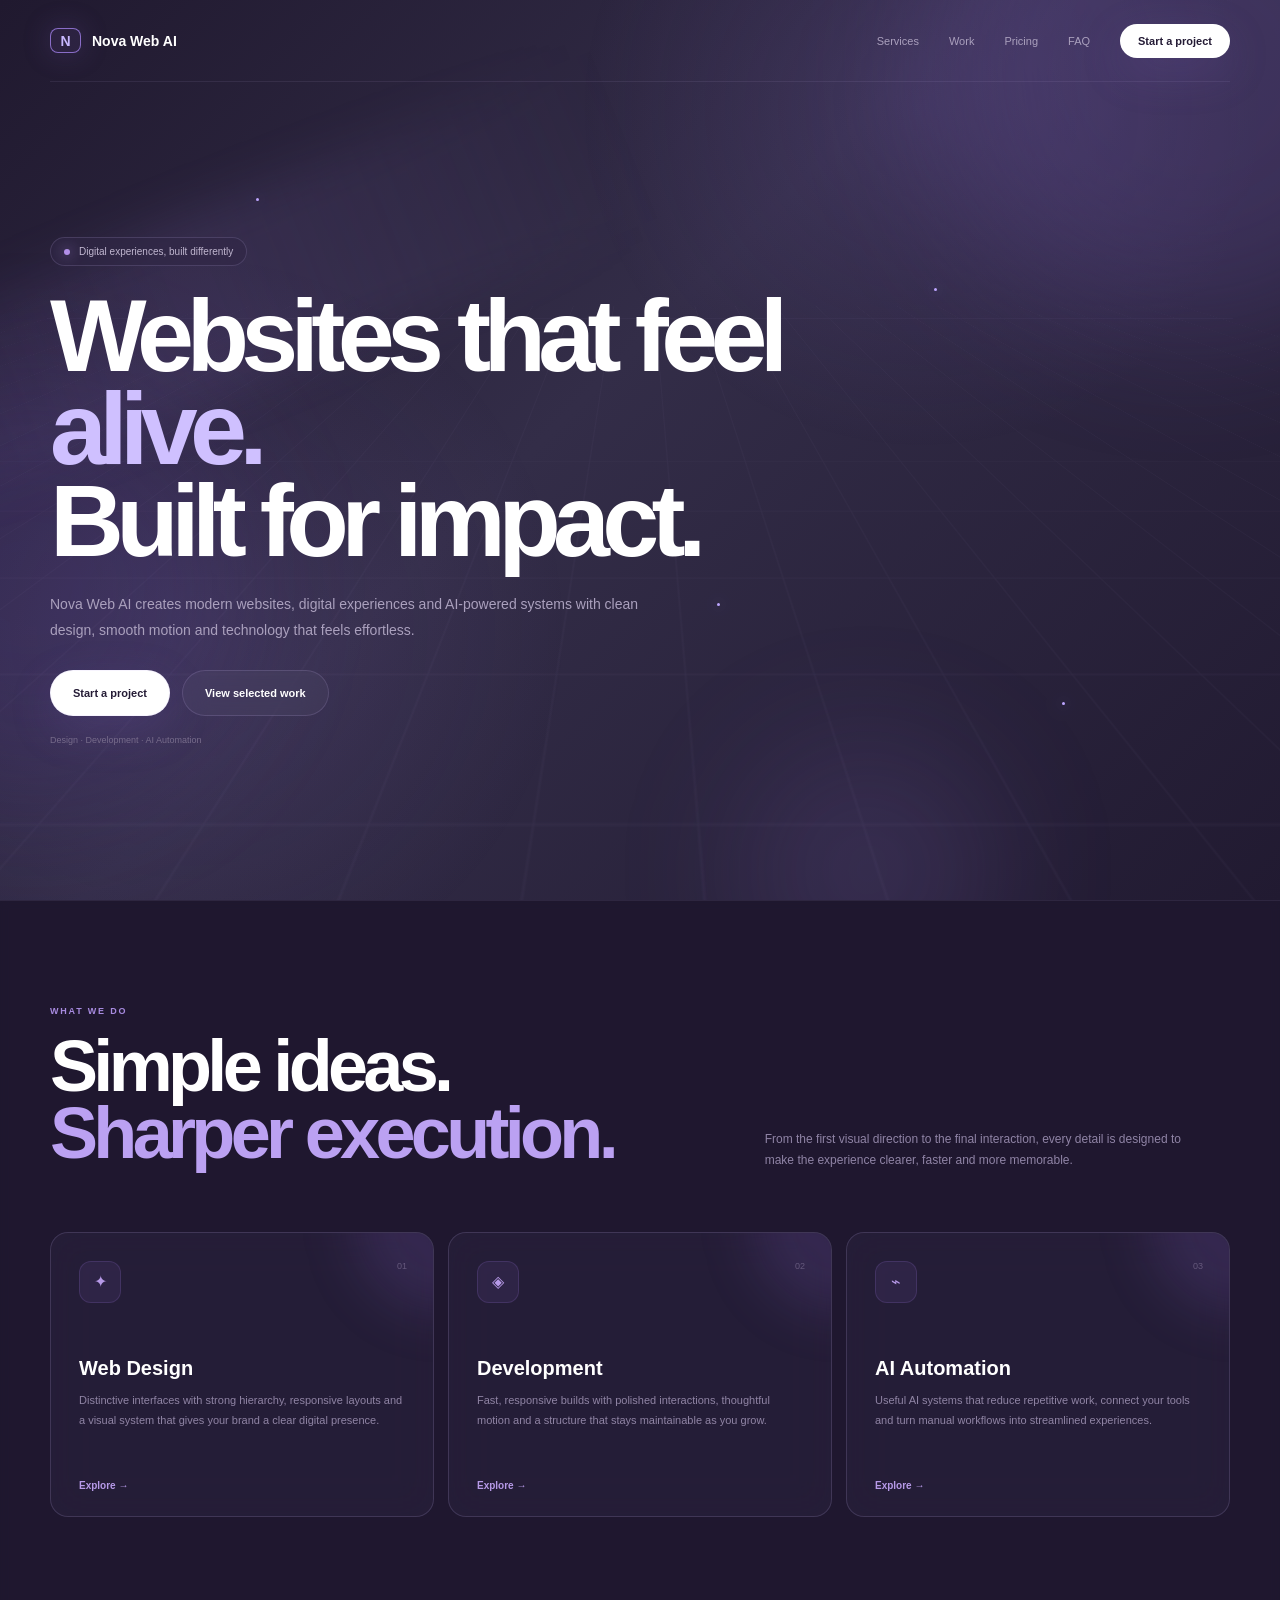
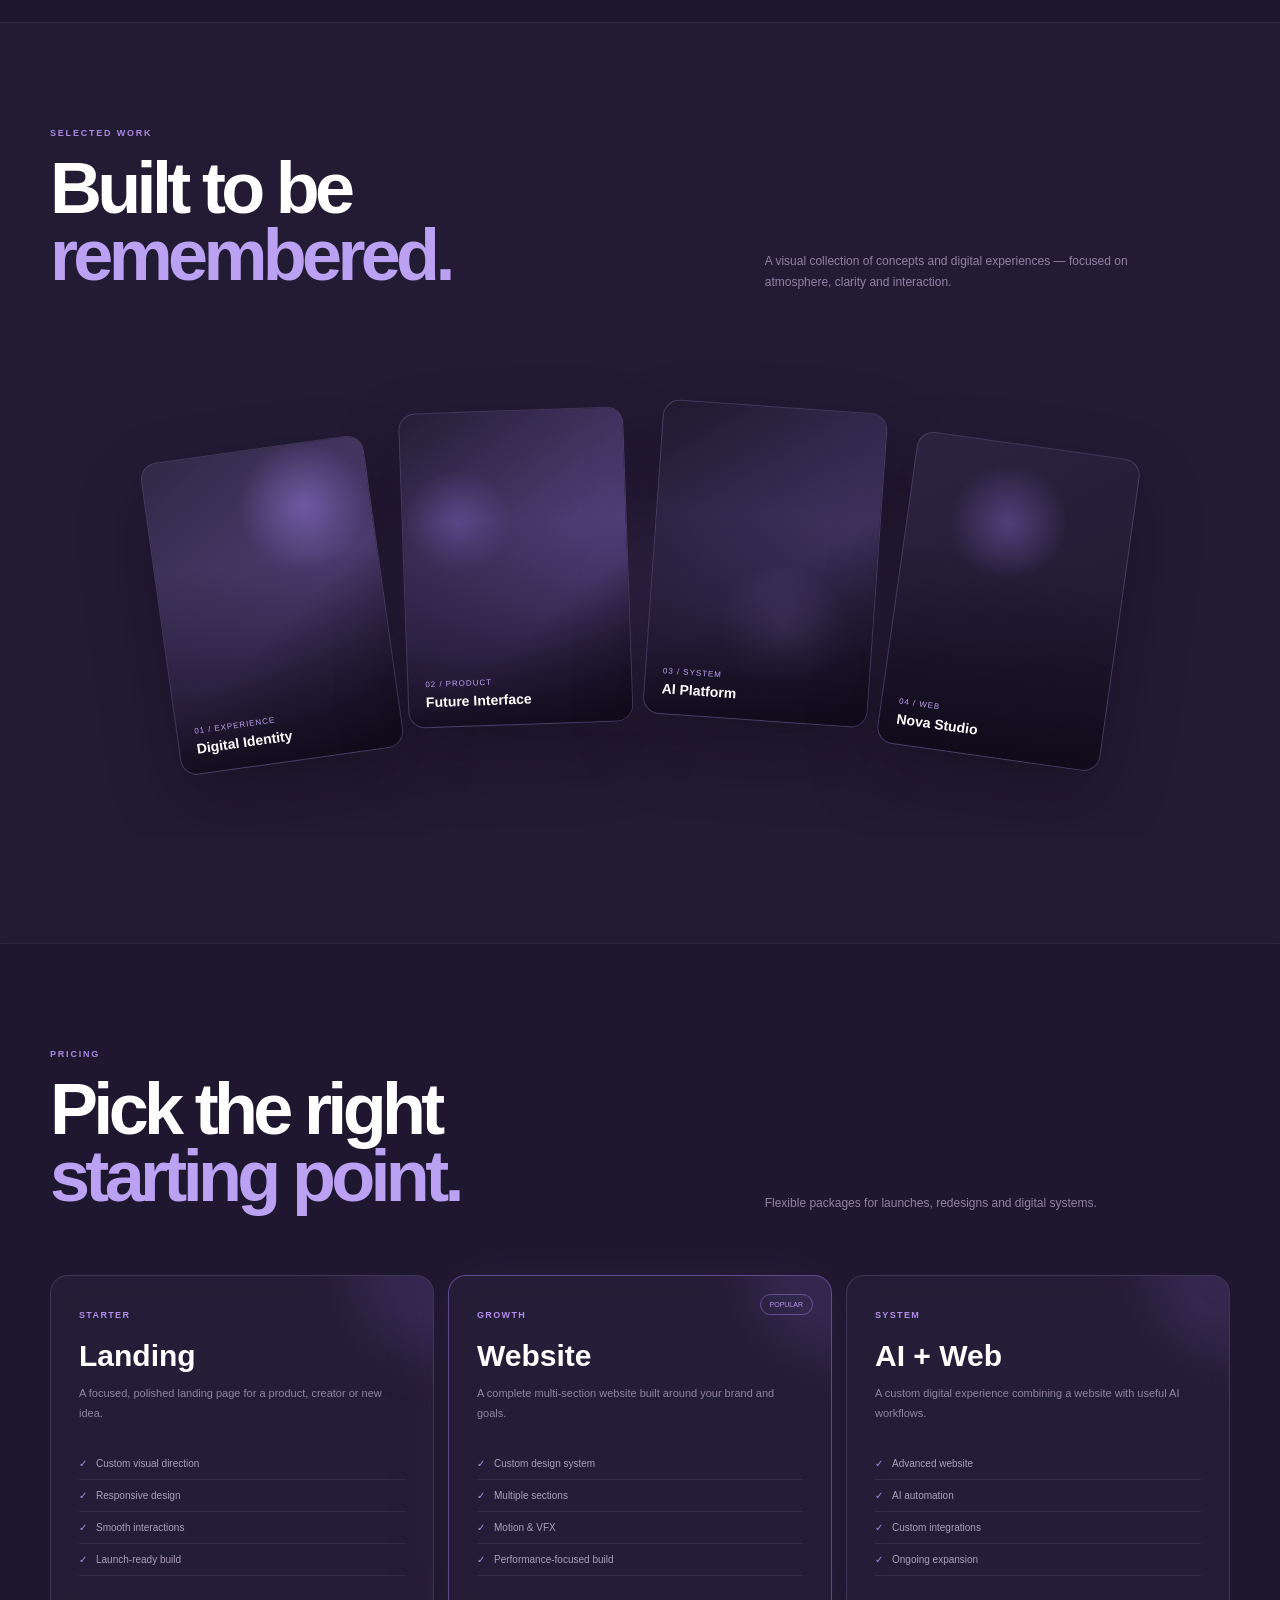
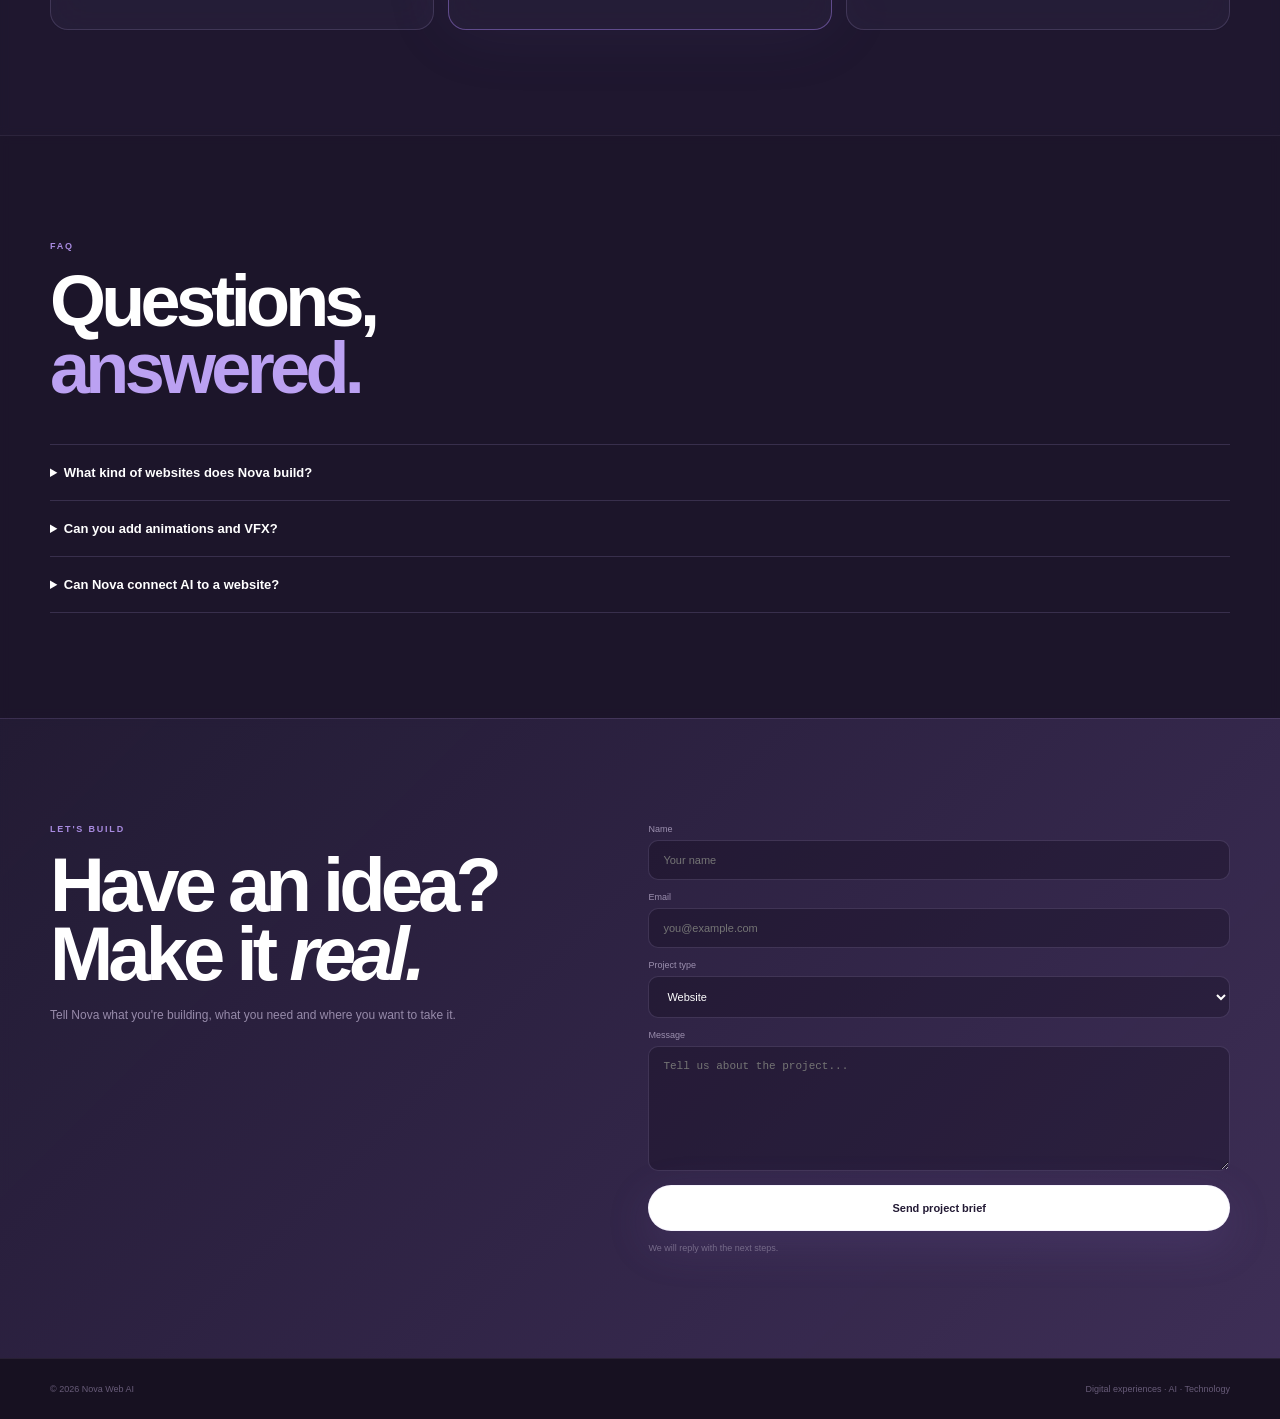
<file: index.html>
<!doctype html><html lang="en"><head><meta charset="utf-8"><meta name="viewport" content="width=device-width,initial-scale=1"><meta name="theme-color" content="#241a38"><title>Nova Web AI — Digital Experiences</title><style>:root{--bg:#20192f;--bg2:#302746;--p:#7258ad;--p2:#9b7be0;--w:#fff;--m:#aaa0bd;--line:rgba(203,188,244,.16);--glass:rgba(43,35,62,.62);--max:1180px}*{box-sizing:border-box}html{scroll-behavior:smooth}body{margin:0;background:var(--bg);color:var(--w);font-family:Inter,Arial,sans-serif;overflow-x:hidden}a{color:inherit;text-decoration:none}.site{min-height:100vh;background:linear-gradient(135deg,#20192f,#332d48 45%,#211a31);position:relative;overflow:hidden}.vfx{position:fixed;inset:0;pointer-events:none;overflow:hidden;background:radial-gradient(circle at 72% 12%,rgba(114,88,173,.2),transparent 28%),radial-gradient(circle at 15% 70%,rgba(155,123,224,.11),transparent 30%)}.orb{position:absolute;border-radius:50%;filter:blur(70px);opacity:.65}.o1{width:520px;height:520px;right:-170px;top:-190px;background:rgba(114,88,173,.38);animation:d1 16s ease-in-out infinite alternate}.o2{width:420px;height:420px;left:-180px;top:42%;background:rgba(95,72,160,.3);animation:d2 20s ease-in-out infinite alternate}.o3{width:260px;height:260px;right:22%;bottom:-100px;background:rgba(155,123,224,.22);animation:d3 13s ease-in-out infinite alternate}.grid{position:absolute;inset:-30%;opacity:.055;background-image:linear-gradient(rgba(188,166,235,.55) 1px,transparent 1px),linear-gradient(90deg,rgba(188,166,235,.55) 1px,transparent 1px);background-size:75px 75px;transform:perspective(500px) rotateX(58deg) translateY(15%);animation:g 26s linear infinite}.beam{position:absolute;width:900px;height:180px;left:-250px;top:24%;background:linear-gradient(90deg,transparent,rgba(139,114,196,.15),transparent);filter:blur(24px);transform:rotate(-22deg);animation:b 15s ease-in-out infinite alternate}.particle{position:absolute;width:3px;height:3px;border-radius:50%;background:#bda6ff;box-shadow:0 0 18px rgba(189,166,255,.9);animation:p 8s ease-in-out infinite}.p1{left:20%;top:22%}.p2{left:73%;top:32%;animation-delay:2s}.p3{left:56%;top:67%;animation-delay:4s}.p4{left:83%;top:78%;animation-delay:1s}@keyframes d1{to{transform:translate(-90px,75px) scale(1.15)}}@keyframes d2{to{transform:translate(100px,-55px) scale(1.12)}}@keyframes d3{to{transform:translate(-65px,-80px) scale(1.2)}}@keyframes g{to{background-position:75px 75px}}@keyframes b{to{transform:rotate(-17deg) translate(360px,80px) scale(1.12)}}@keyframes p{50%{transform:translate(30px,-40px) scale(1.8);opacity:.35}}.header,.hero,.section,footer{position:relative;z-index:2}.header{width:min(calc(100% - 56px),var(--max));height:82px;margin:auto;display:flex;align-items:center;justify-content:space-between;border-bottom:1px solid rgba(203,188,244,.09)}.brand{display:flex;align-items:center;gap:11px;font-size:14px;font-weight:700}.mark{width:31px;height:25px;border:1px solid rgba(155,123,224,.85);border-radius:8px;display:grid;place-items:center;color:#c8b8ff;background:rgba(114,88,173,.13);box-shadow:0 0 28px rgba(114,88,173,.28);font-weight:800}.nav{display:flex;gap:30px;align-items:center;color:#aaa0bd;font-size:11px}.nav a:hover{color:#fff}.cta,.primary{background:#fff;color:#241b35;padding:11px 18px;border-radius:24px;font-weight:700;box-shadow:0 14px 45px rgba(114,88,173,.2)}.hero{width:min(calc(100% - 56px),var(--max));min-height:calc(100vh - 82px);margin:auto;display:flex;align-items:center;padding:80px 0}.hero-copy{max-width:800px}.eyebrow{display:inline-flex;gap:9px;align-items:center;padding:8px 13px;border:1px solid var(--line);border-radius:30px;background:rgba(48,39,70,.55);backdrop-filter:blur(12px);font-size:10px;color:#c1b7d0;margin-bottom:24px}.dot{width:6px;height:6px;border-radius:50%;background:#b28fe8;box-shadow:0 0 14px #b28fe8}h1{font-size:clamp(58px,8vw,106px);line-height:.9;letter-spacing:-.075em;margin:0;font-weight:600}h1 em{font-family:'DM Sans',sans-serif;font-style:normal;color:#cfc0ff}h1 strong{display:block;font-weight:800}.sub{max-width:610px;color:var(--m);font-size:14px;line-height:1.85;margin:25px 0}.actions{display:flex;gap:12px;margin-top:26px}.btn{display:inline-flex;align-items:center;justify-content:center;min-height:46px;padding:0 22px;border-radius:25px;border:1px solid var(--line);font-size:11px;font-weight:700;transition:.3s}.btn:hover{transform:translateY(-3px)}.secondary{background:rgba(255,255,255,.035);backdrop-filter:blur(12px)}.secondary:hover{background:rgba(114,88,173,.13);border-color:rgba(155,123,224,.4)}.note{font-size:9px;color:#776c8b;margin-top:19px}.section{padding:105px 0;border-top:1px solid rgba(203,188,244,.09);background:rgba(31,24,47,.66);backdrop-filter:blur(5px)}.wrap{width:min(calc(100% - 56px),var(--max));margin:auto}.head{display:grid;grid-template-columns:1fr .7fr;gap:50px;align-items:end}.kicker{color:#a88be0;font-size:9px;font-weight:800;letter-spacing:.2em}.title{font-size:clamp(43px,6vw,72px);line-height:.93;letter-spacing:-.065em;margin:17px 0}.title span{color:#bba1f2}.intro{color:#9084a6;font-size:12px;line-height:1.8;max-width:430px}.cards,.prices{display:grid;grid-template-columns:repeat(3,1fr);gap:14px;margin-top:48px}.card,.price{position:relative;padding:28px;border:1px solid var(--line);border-radius:18px;background:var(--glass);backdrop-filter:blur(18px);overflow:hidden;transition:.4s}.card{min-height:285px}.card:before,.price:before{content:"";position:absolute;width:180px;height:180px;right:-100px;top:-100px;border-radius:50%;background:rgba(114,88,173,.2);filter:blur(25px)}.card:hover,.price:hover{transform:translateY(-7px);border-color:rgba(155,123,224,.45)}.icon{width:42px;height:42px;border-radius:12px;background:rgba(114,88,173,.13);border:1px solid rgba(155,123,224,.18);display:grid;place-items:center;color:#b79ae8}.num{position:absolute;right:26px;top:28px;color:#665a7d;font-size:9px}.card h3{font-size:20px;margin:54px 0 10px}.card p,.price p{color:#9085a5;font-size:11px;line-height:1.8}.card a{position:absolute;bottom:25px;color:#b79ae8;font-size:10px;font-weight:700}.work{background:rgba(36,28,54,.78)}.work-wall{position:relative;height:500px;margin-top:32px;display:flex;align-items:center;justify-content:center;gap:22px;overflow:hidden}.work-wall:before{content:"";position:absolute;width:720px;height:250px;background:radial-gradient(ellipse,rgba(114,88,173,.22),transparent 68%);filter:blur(30px);animation:wall 10s ease-in-out infinite alternate}@keyframes wall{to{transform:translateX(100px) scale(1.12)}}.work-card{position:relative;width:225px;height:315px;border:1px solid rgba(178,151,229,.22);border-radius:17px;overflow:hidden;background:linear-gradient(145deg,#302946,#20192f);box-shadow:0 30px 70px rgba(0,0,0,.25);transition:.5s}.work-card:nth-child(1){transform:rotate(-8deg) translateY(18px)}.work-card:nth-child(2){transform:rotate(-2deg) translateY(-20px)}.work-card:nth-child(3){transform:rotate(4deg) translateY(-24px)}.work-card:nth-child(4){transform:rotate(8deg) translateY(14px)}.work-card:hover{transform:rotate(0) translateY(-25px) scale(1.05);z-index:4;border-color:rgba(174,144,236,.65)}.visual{position:absolute;inset:0}.visual.a{background:radial-gradient(circle at 70% 20%,rgba(155,123,224,.5),transparent 22%),linear-gradient(145deg,#302946,#4d3d72 55%,#20192f)}.visual.b{background:radial-gradient(circle at 25% 35%,rgba(114,88,173,.55),transparent 20%),linear-gradient(145deg,#251e36,#584584 65%,#20192f)}.visual.c{background:radial-gradient(circle at 60% 70%,rgba(139,114,196,.4),transparent 25%),linear-gradient(145deg,#20192f,#3f3360 55%,#20192f)}.visual.d{background:radial-gradient(circle at 45% 25%,rgba(114,88,173,.55),transparent 22%),linear-gradient(145deg,#2b2340,#20192f)}.visual:after{content:"";position:absolute;inset:0;background:linear-gradient(transparent 35%,rgba(15,10,25,.92))}.label{position:absolute;z-index:2;left:17px;bottom:17px;font-size:9px}.label span{display:block;color:#bda3ef;font-size:8px;letter-spacing:.12em}.label b{display:block;font-size:14px;margin-top:5px}.price{min-height:350px}.price.featured{border-color:rgba(155,123,224,.5);box-shadow:0 0 70px rgba(114,88,173,.1)}.tag{position:absolute;right:18px;top:18px;padding:6px 9px;border-radius:20px;border:1px solid rgba(155,123,224,.5);color:#b79ae8;font-size:7px}.price small{color:#b28fe8;font-size:9px;font-weight:800;letter-spacing:.15em}.price h3{font-size:30px;margin:17px 0 8px}.price ul{list-style:none;padding:0;margin:25px 0}.price li{padding:10px 0;border-bottom:1px solid rgba(203,188,244,.09);font-size:10px;color:#aaa0bd}.price li:before{content:'✓';color:#ad91e8;margin-right:9px}.faq{background:rgba(28,21,42,.8)}.faq-list{margin-top:42px;border-top:1px solid var(--line)}details{border-bottom:1px solid var(--line);padding:20px 0}summary{cursor:pointer;font-size:13px;font-weight:600}.answer{max-width:700px;color:#9085a5;font-size:11px;line-height:1.8;padding-top:13px}.contact{background:linear-gradient(135deg,rgba(35,27,53,.88),rgba(65,49,91,.9))}.contact-grid{display:grid;grid-template-columns:.9fr 1fr;gap:75px}.contact h2{font-size:clamp(45px,6vw,76px);line-height:.9;letter-spacing:-.065em;margin:17px 0}.contact p{max-width:420px;color:#978baa;font-size:12px;line-height:1.8}.form{display:grid;gap:12px}.form label{font-size:9px;color:#9c90af}.form input,.form textarea,.form select{width:100%;margin-top:6px;padding:13px 14px;border:1px solid var(--line);border-radius:10px;background:rgba(18,12,29,.35);color:#fff;outline:none;font-size:11px}.form input:focus,.form textarea:focus,.form select:focus{border-color:rgba(155,123,224,.6);box-shadow:0 0 0 3px rgba(114,88,173,.09)}.form textarea{min-height:125px;resize:vertical}.form .btn{width:100%;cursor:pointer}.status{font-size:9px;color:#766b89}footer{padding:25px 0;border-top:1px solid rgba(203,188,244,.09);background:#171121;color:#675b78;font-size:9px}.footer{width:min(calc(100% - 56px),var(--max));margin:auto;display:flex;justify-content:space-between}@media(max-width:850px){.header,.hero,.wrap,.footer{width:min(calc(100% - 34px),var(--max))}.nav{display:none}.hero{padding:65px 0}.head,.contact-grid{grid-template-columns:1fr;gap:30px}.cards,.prices{grid-template-columns:1fr}.work-wall{height:450px;gap:7px}.work-card{width:24vw;height:290px}}@media(max-width:560px){h1{font-size:53px}.actions{flex-direction:column;align-items:flex-start}.section{padding:80px 0}.work-wall{height:365px}.work-card{height:245px;width:23vw}.footer{flex-direction:column;gap:12px;text-align:center}}</style></head><body><div class="site" id="top"><div class="vfx"><div class="orb o1"></div><div class="orb o2"></div><div class="orb o3"></div><div class="grid"></div><div class="beam"></div><i class="particle p1"></i><i class="particle p2"></i><i class="particle p3"></i><i class="particle p4"></i></div><header class="header"><a class="brand" href="#top"><span class="mark">N</span><span>Nova Web AI</span></a><nav class="nav"><a href="#services">Services</a><a href="#work">Work</a><a href="#pricing">Pricing</a><a href="#faq">FAQ</a><a class="cta" href="#contact">Start a project</a></nav></header><section class="hero"><div class="hero-copy"><div class="eyebrow"><span class="dot"></span>Digital experiences, built differently</div><h1>Websites that feel <em>alive.</em><strong>Built for impact.</strong></h1><p class="sub">Nova Web AI creates modern websites, digital experiences and AI-powered systems with clean design, smooth motion and technology that feels effortless.</p><div class="actions"><a class="btn primary" href="#contact">Start a project</a><a class="btn secondary" href="#work">View selected work</a></div><div class="note">Design · Development · AI Automation</div></div></section></div><section class="section" id="services"><div class="wrap"><div class="head"><div><div class="kicker">WHAT WE DO</div><h2 class="title">Simple ideas.<br><span>Sharper execution.</span></h2></div><p class="intro">From the first visual direction to the final interaction, every detail is designed to make the experience clearer, faster and more memorable.</p></div><div class="cards"><article class="card"><div class="icon">✦</div><span class="num">01</span><h3>Web Design</h3><p>Distinctive interfaces with strong hierarchy, responsive layouts and a visual system that gives your brand a clear digital presence.</p><a href="#contact">Explore →</a></article><article class="card"><div class="icon">◈</div><span class="num">02</span><h3>Development</h3><p>Fast, responsive builds with polished interactions, thoughtful motion and a structure that stays maintainable as you grow.</p><a href="#contact">Explore →</a></article><article class="card"><div class="icon">⌁</div><span class="num">03</span><h3>AI Automation</h3><p>Useful AI systems that reduce repetitive work, connect your tools and turn manual workflows into streamlined experiences.</p><a href="#contact">Explore →</a></article></div></div></section><section class="section work" id="work"><div class="wrap"><div class="head"><div><div class="kicker">SELECTED WORK</div><h2 class="title">Built to be<br><span>remembered.</span></h2></div><p class="intro">A visual collection of concepts and digital experiences — focused on atmosphere, clarity and interaction.</p></div><div class="work-wall"><div class="work-card"><div class="visual a"></div><div class="label"><span>01 / EXPERIENCE</span><b>Digital Identity</b></div></div><div class="work-card"><div class="visual b"></div><div class="label"><span>02 / PRODUCT</span><b>Future Interface</b></div></div><div class="work-card"><div class="visual c"></div><div class="label"><span>03 / SYSTEM</span><b>AI Platform</b></div></div><div class="work-card"><div class="visual d"></div><div class="label"><span>04 / WEB</span><b>Nova Studio</b></div></div></div></div></section><section class="section" id="pricing"><div class="wrap"><div class="head"><div><div class="kicker">PRICING</div><h2 class="title">Pick the right<br><span>starting point.</span></h2></div><p class="intro">Flexible packages for launches, redesigns and digital systems.</p></div><div class="prices"><article class="price"><small>STARTER</small><h3>Landing</h3><p>A focused, polished landing page for a product, creator or new idea.</p><ul><li>Custom visual direction</li><li>Responsive design</li><li>Smooth interactions</li><li>Launch-ready build</li></ul></article><article class="price featured"><span class="tag">POPULAR</span><small>GROWTH</small><h3>Website</h3><p>A complete multi-section website built around your brand and goals.</p><ul><li>Custom design system</li><li>Multiple sections</li><li>Motion &amp; VFX</li><li>Performance-focused build</li></ul></article><article class="price"><small>SYSTEM</small><h3>AI + Web</h3><p>A custom digital experience combining a website with useful AI workflows.</p><ul><li>Advanced website</li><li>AI automation</li><li>Custom integrations</li><li>Ongoing expansion</li></ul></article></div></div></section><section class="section faq" id="faq"><div class="wrap"><div class="kicker">FAQ</div><h2 class="title">Questions,<br><span>answered.</span></h2><div class="faq-list"><details><summary>What kind of websites does Nova build?</summary><div class="answer">Landing pages, portfolios, business websites, product experiences and custom digital interfaces.</div></details><details><summary>Can you add animations and VFX?</summary><div class="answer">Yes. Motion is used to add atmosphere and guide attention without making the interface feel heavy.</div></details><details><summary>Can Nova connect AI to a website?</summary><div class="answer">Yes. AI automation can be integrated when it solves a real workflow or user need.</div></details></div></div></section><section class="section contact" id="contact"><div class="wrap contact-grid"><div><div class="kicker">LET'S BUILD</div><h2>Have an idea?<br>Make it <em>real.</em></h2><p>Tell Nova what you're building, what you need and where you want to take it.</p></div><form class="form"><label>Name<input required placeholder="Your name"></label><label>Email<input required type="email" placeholder="you@example.com"></label><label>Project type<select><option>Website</option><option>Web Design</option><option>AI Automation</option></select></label><label>Message<textarea required placeholder="Tell us about the project..."></textarea></label><button class="btn primary" type="submit">Send project brief</button><div class="status">We will reply with the next steps.</div></form></div></section><footer><div class="footer"><span>© 2026 Nova Web AI</span><span>Digital experiences · AI · Technology</span></div></footer></body></html>
</file>
